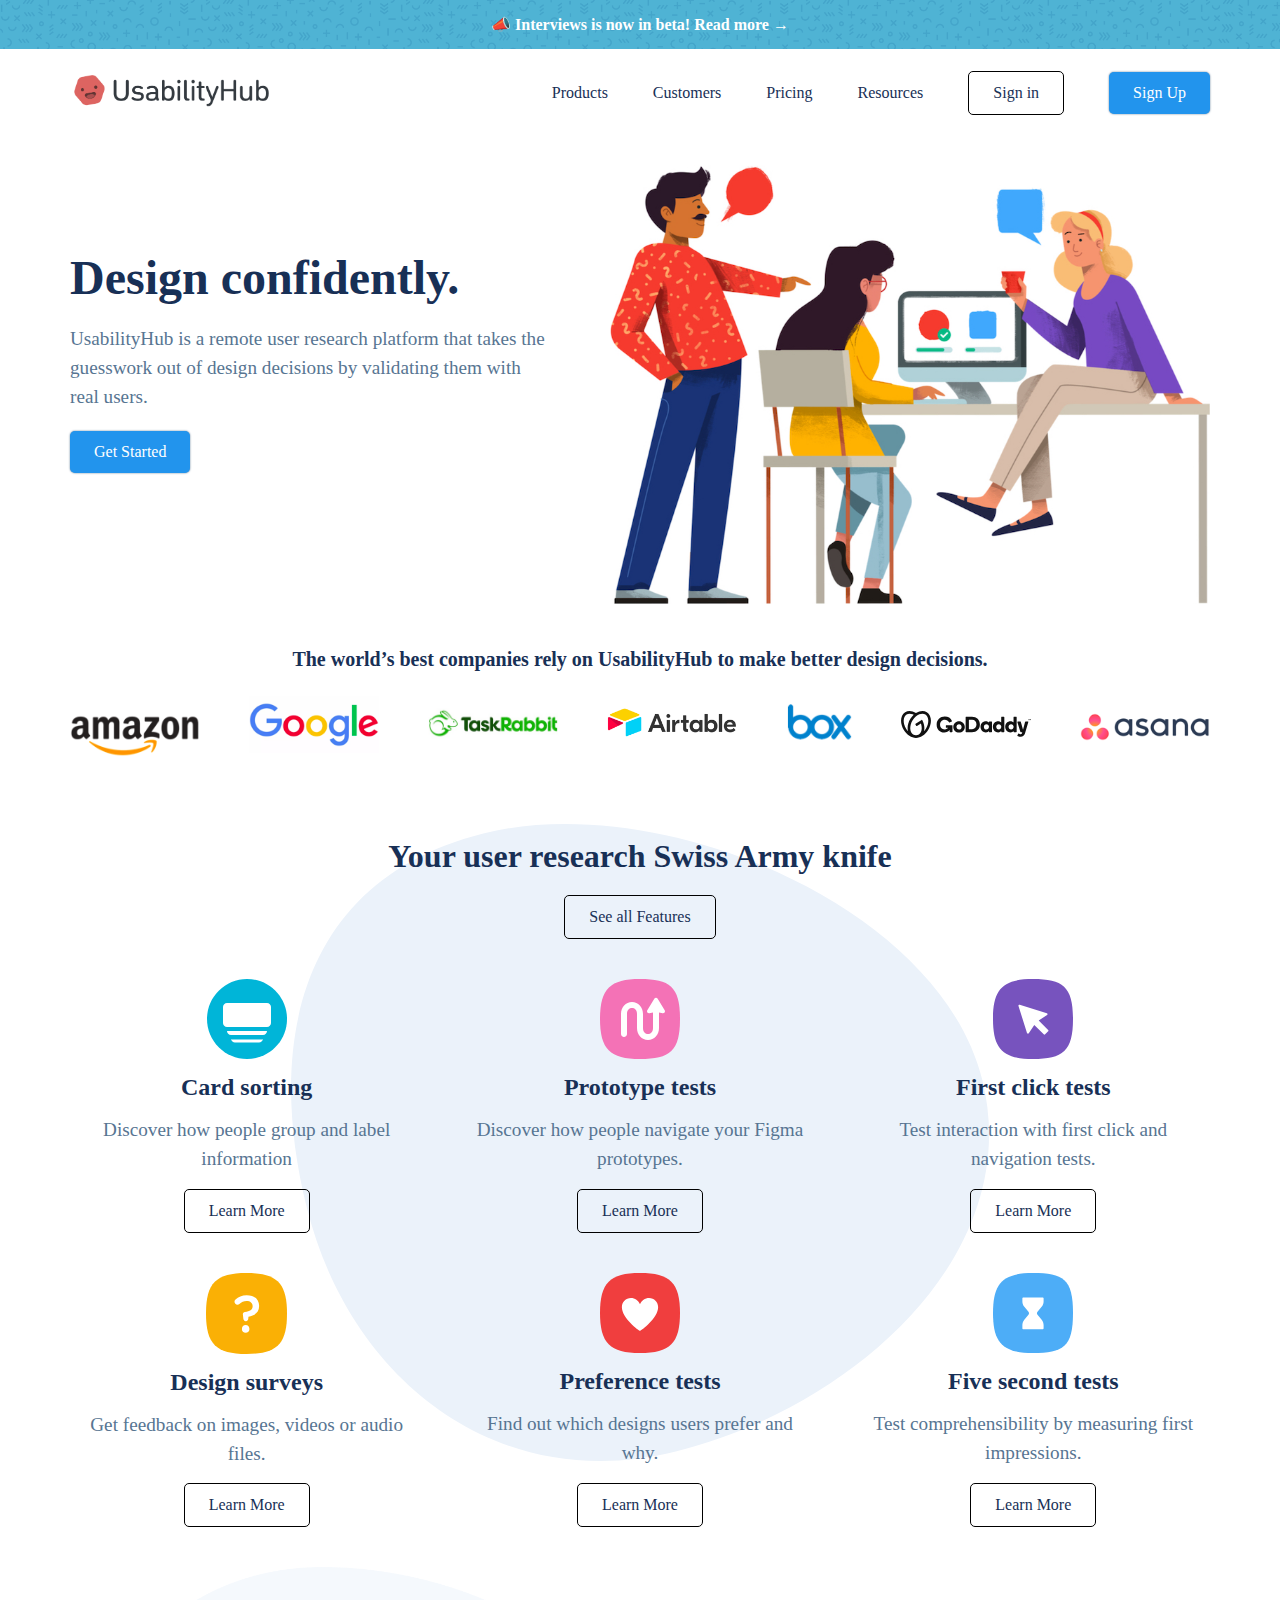
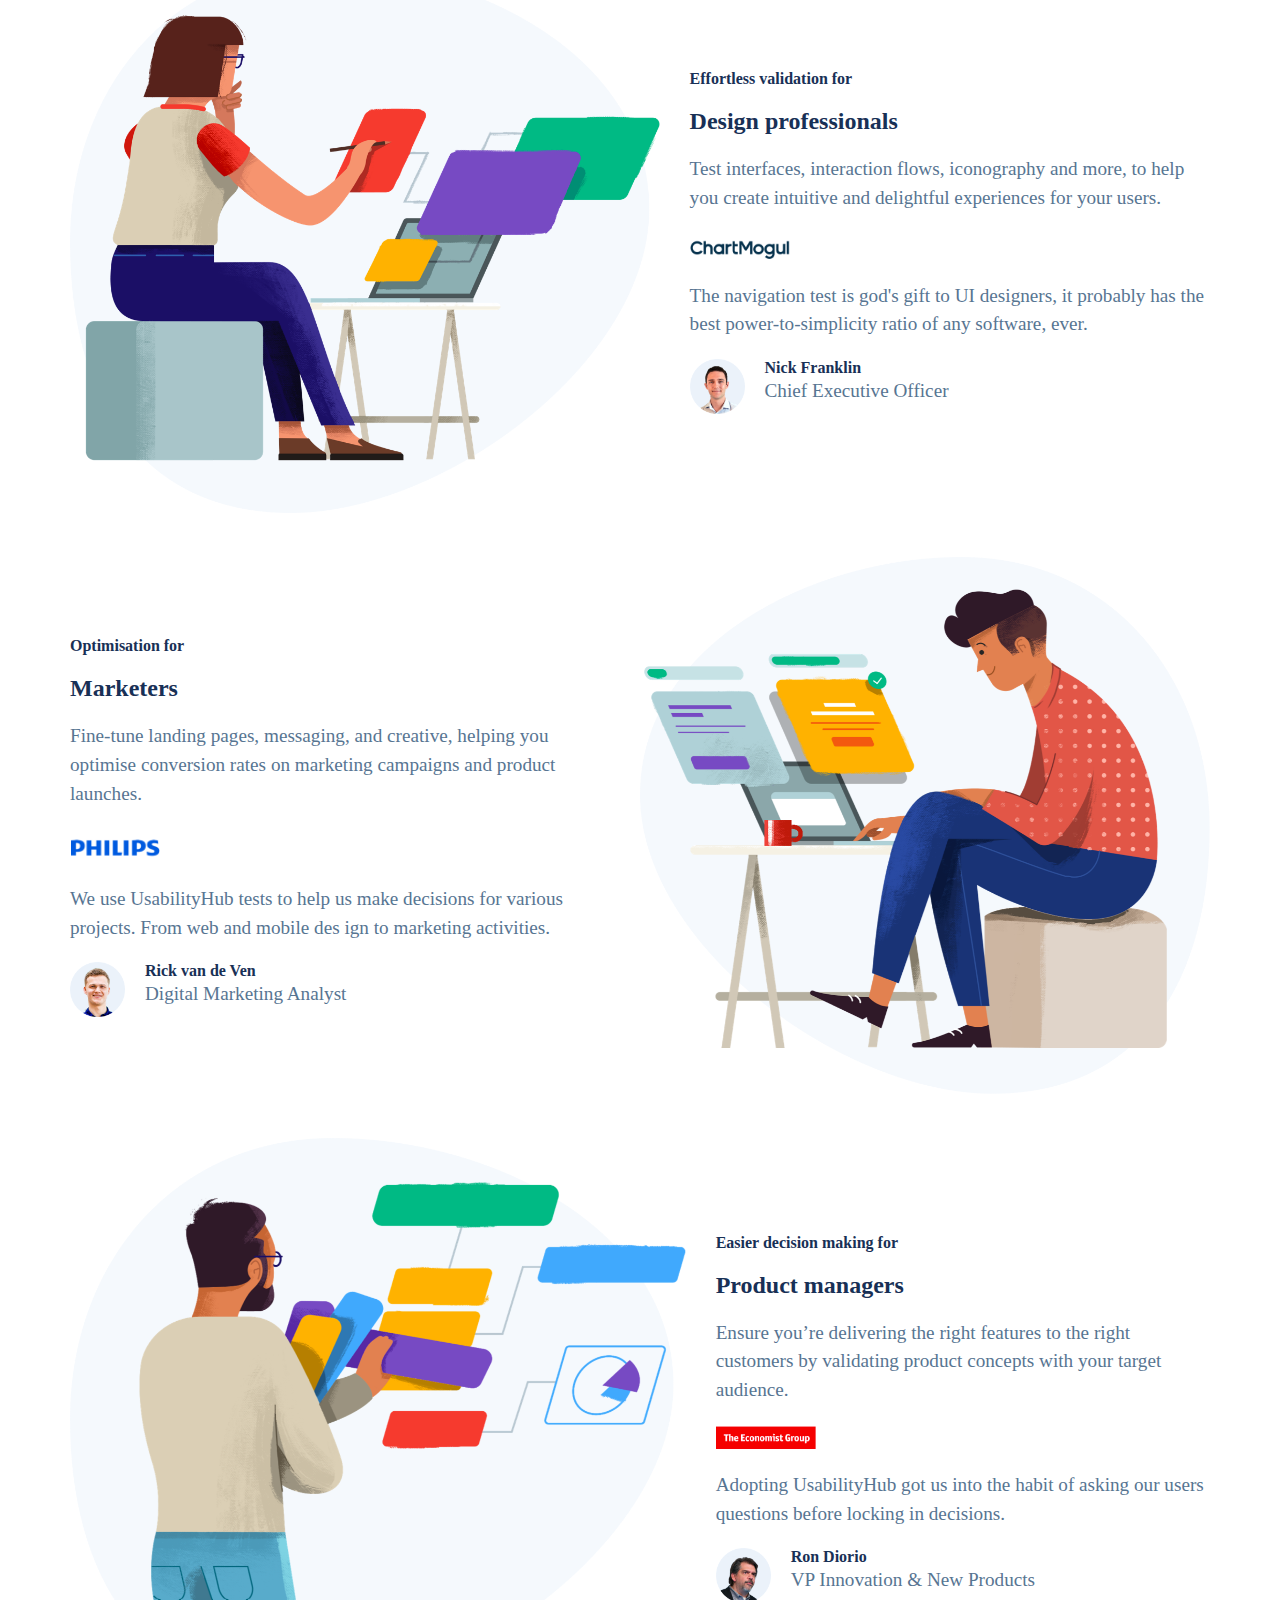
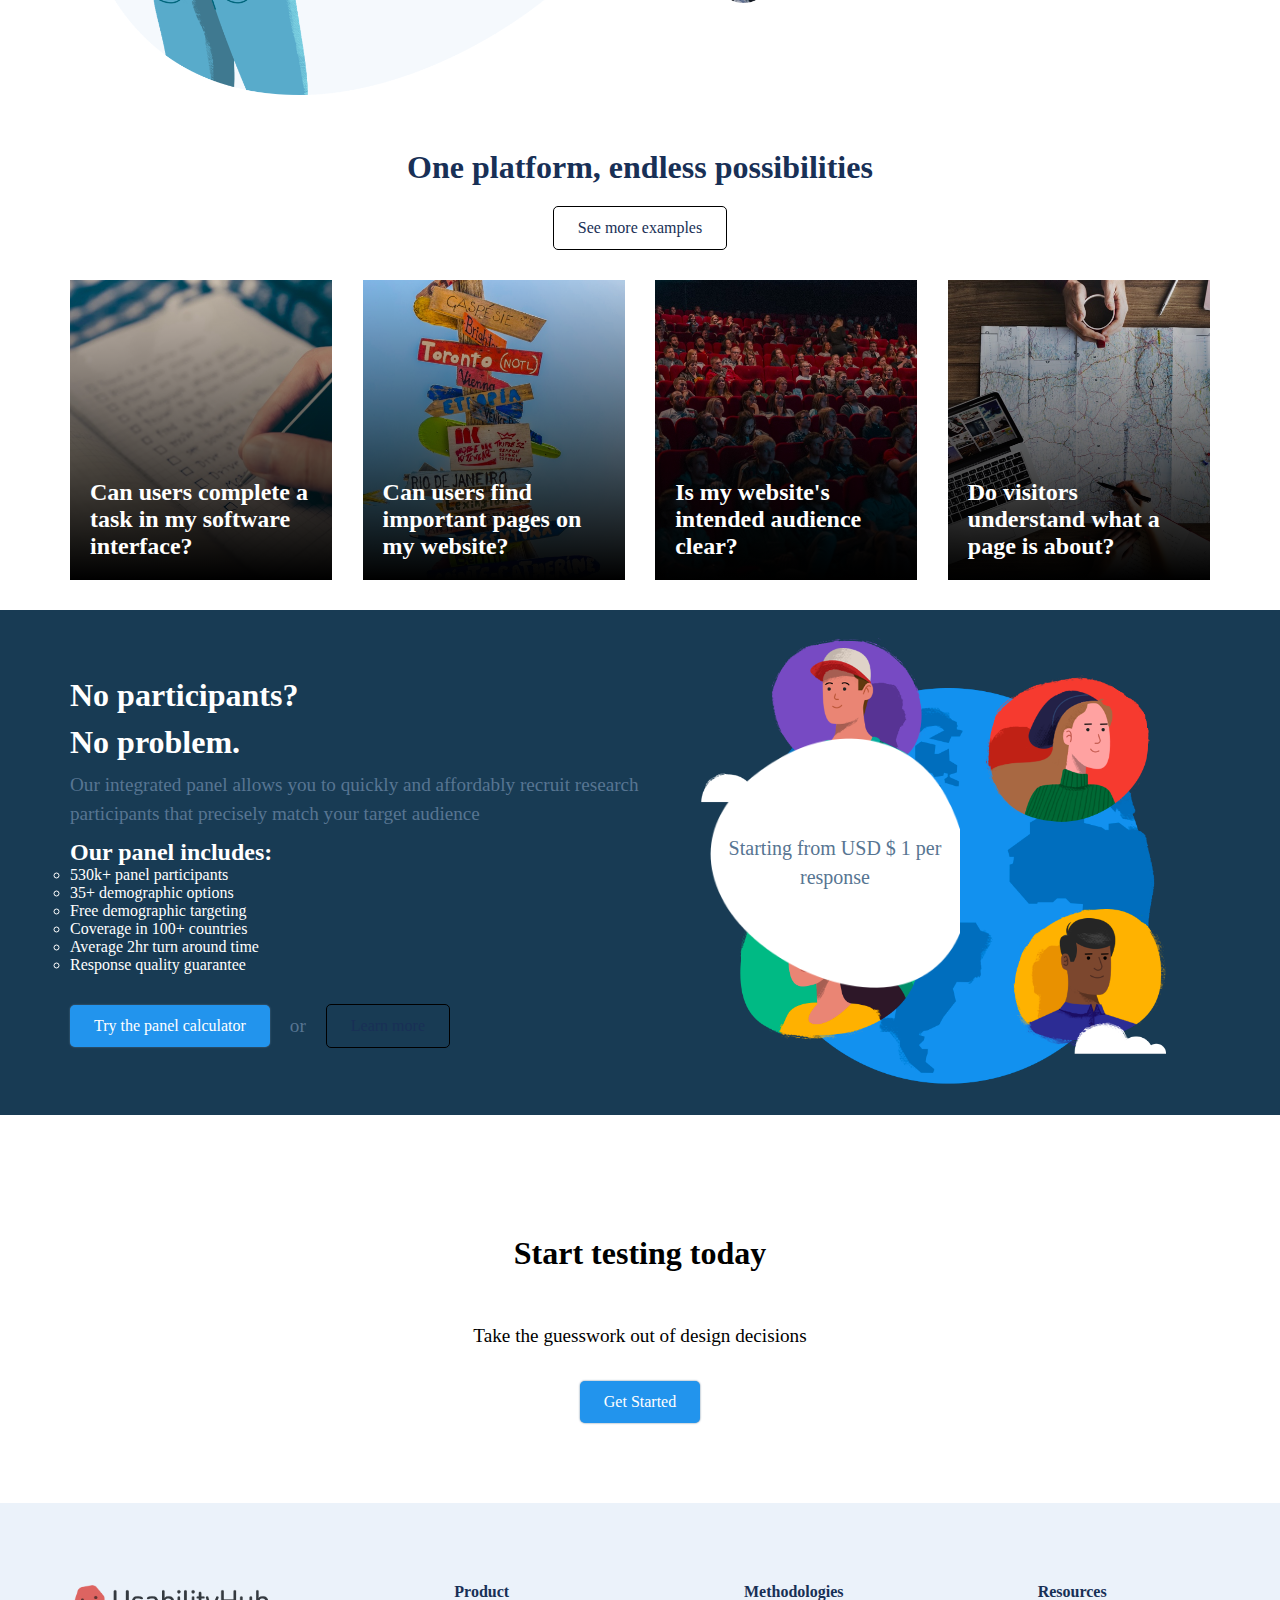
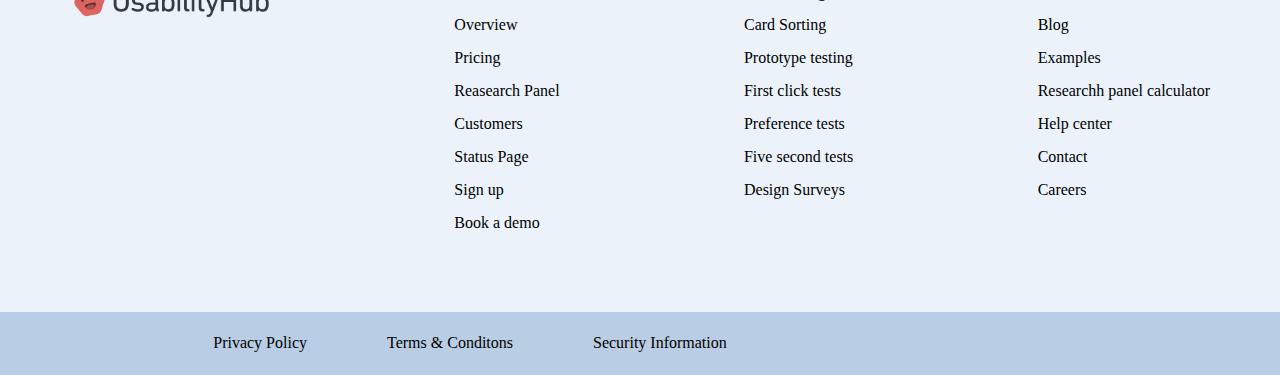
<file: index.html>
<!DOCTYPE html>
<html lang="en">

<head>
  <meta charset="UTF-8" />
  <meta name="viewport" content="width=device-width, initial-scale=1.0" />
  <title>Document</title>
  <link rel="stylesheet" href="index.css" />
  <link rel="stylesheet" href="https://cdnjs.cloudflare.com/ajax/libs/font-awesome/6.4.0/css/all.min.css"
    integrity="sha512-iecdLmaskl7CVkqkXNQ/ZH/XLlvWZOJyj7Yy7tcenmpD1ypASozpmT/E0iPtmFIB46ZmdtAc9eNBvH0H/ZpiBw=="
    crossorigin="anonymous" referrerpolicy="no-referrer" />
</head>

<body>
  <!-- Top Banner -->

  <div class="top-banner">
    <div class="container">
      <div class="small-bold-text banner-text">
        📣 Interviews is now in beta! Read more →
      </div>
    </div>
  </div>

  <!-- NavBar -->

  <nav>
    <div class="container main-nav flex">
      <a href="#" class="company-logo">
        <img src="./assets/asset 1.png" alt="" />
      </a>
      <div class="nav-links">
        <ul class="flex">
          <li><a href="#" class="nav-tab">Products</a></li>
          <li><a href="#" class="nav-tab">Customers</a></li>
          <li><a href="#" class="nav-tab">Pricing</a></li>
          <li><a href="#" class="nav-tab">Resources</a></li>
          <li><a href="#" class="nav-tab secondary-button">Sign in</a></li>
          <li><a href="#" class="nav-tab primary-button">Sign Up</a></li>
        </ul>
      </div>
    </div>
  </nav>

  <!-- Company Section -->
  <div class="fixed-toggle">
    <a href="#"><i class="fa-sharp fa-solid fa-message flex"></i></a>
  </div>

  <header>
    <div class="container header-section flex">
      <div class="header-left">
        <h1>Design confidently.</h1>
        <p>
          UsabilityHub is a remote user research platform that takes the
          guesswork out of design decisions by validating them with real
          users.
        </p>
        <a href="#" class="primary-button">Get Started</a>
      </div>
      <div class="header-right">
        <img src="./assets/asset 2.jpeg" alt="Hero Image" />
      </div>
    </div>
  </header>

  <section class="companies-section">
    <div class="container">
      <div class="small-bold-text companies-header">
        The world’s best companies rely on UsabilityHub to make better design
        decisions.
      </div>
      <div class="logos flex">
        <img src="./assets/asset 3.png" class="Source-logo" alt="Logo" />
        <img src="./assets/asset 4.png" class="Source-logo" alt="Logo" />
        <img src="./assets/asset 5.png" class="Source-logo" alt="Logo" />
        <img src="./assets/asset 6.png" class="Source-logo" alt="Logo" />
        <img src="./assets/asset 7.png" class="Source-logo box" alt="Logo" />
        <img src="./assets/asset 8.svg" class="Source-logo" alt="Logo" />
        <img src="./assets/asset 9.png" class="Source-logo" alt="Logo" />
      </div>
    </div>
  </section>

  <!-- Features Section -->

  <section class="features-section">
    <div class="container">
      <div class="features-header">
        <h2>Your user research Swiss Army knife</h2>
        <a class="secondary-button" href="#">See all Features
          <i class="fa-solid fa-arrow-right"></i>
        </a>
      </div>

      <div class="features-slab flex">
        <div class="features-card flex">
          <img src="./assets/asset 11.svg" alt="" />
          <h3>Card sorting</h3>
          <p>Discover how people group and label information</p>
          <a href="#" class="secondary-button">Learn More</a>
        </div>
        <div class="features-card flex">
          <img src="./assets/asset 13.svg" alt="" />
          <h3>Prototype tests</h3>
          <p>Discover how people navigate your Figma prototypes.</p>
          <a href="#" class="secondary-button">Learn More</a>
        </div>
        <div class="features-card flex">
          <img src="./assets/asset 14.svg" alt="" />
          <h3>First click tests</h3>
          <p>Test interaction with first click and navigation tests.</p>
          <a href="#" class="secondary-button">Learn More</a>
        </div>

        <div class="features-card flex">
          <img src="./assets/asset 15.svg" alt="" />
          <h3>Design surveys</h3>
          <p>Get feedback on images, videos or audio files.</p>
          <a href="#" class="secondary-button">Learn More</a>
        </div>
        <div class="features-card flex">
          <img src="./assets/asset 16.svg" alt="" />
          <h3>Preference tests</h3>
          <p>Find out which designs users prefer and why.</p>
          <a href="#" class="secondary-button">Learn More</a>
        </div>
        <div class="features-card flex">
          <img src="./assets/asset 17.svg" alt="" />
          <h3>Five second tests</h3>
          <p>Test comprehensibility by measuring first impressions.</p>
          <a href="#" class="secondary-button">Learn More</a>
        </div>
      </div>
    </div>
  </section>

  <!-- Big Features Section -->

  <section class="big-features-section">
    <div class="container flex big-feature-container">
      <div class="feature-img">
        <img src="./assets/asset 18.png" alt="" />
      </div>
      <div class="feature-description flex">
        <h4>Effortless validation for</h4>
        <h3>Design professionals</h3>
        <p>
          Test interfaces, interaction flows, iconography and more, to help
          you create intuitive and delightful experiences for your users.
        </p>
        <img src="./assets/asset 19.png" alt="" width="100px" />
        <p>
          The navigation test is god's gift to UI designers, it probably has
          the best power-to-simplicity ratio of any software, ever.
        </p>
        <div class="big-feature-subtype flex">
          <img src="./assets/asset 20.png" alt="" width="55px" />
          <div>
            <h4>Nick Franklin</h4>
            <p>Chief Executive Officer</p>
          </div>
        </div>
      </div>
    </div>
  </section>

  <!-- SubType -->

  <section class="big-features-section">
    <div class="container flex big-feature-container">
      <div class="feature-description flex">
        <h4>Optimisation for</h4>
        <h3>Marketers</h3>
        <p>
          Fine-tune landing pages, messaging, and creative, helping you
          optimise conversion rates on marketing campaigns and product
          launches.
        </p>
        <img src="./assets/asset 22.png" alt="" width="90px" />
        <p>
          We use UsabilityHub tests to help us make decisions for various
          projects. From web and mobile des ign to marketing activities.
        </p>
        <div class="big-feature-subtype flex">
          <img src="./assets/asset 23.png" alt="" width="55px" />
          <div>
            <h4>Rick van de Ven</h4>
            <p>Digital Marketing Analyst</p>
          </div>
        </div>
      </div>
      <div class="feature-img">
        <img src="./assets/asset 21.png" alt="" />
      </div>
    </div>
  </section>

  <!-- SubType -->

  <section class="big-features-section">
    <div class="container flex big-feature-container">
      <div class="feature-img">
        <img src="./assets/asset 24.png" alt="" />
      </div>

      <div class="feature-description flex">
        <h4>Easier decision making for</h4>
        <h3>Product managers</h3>
        <p>
          Ensure you’re delivering the right features to the right customers
          by validating product concepts with your target audience.
        </p>
        <img src="./assets/asset 25.png" alt="" width="100px" />
        <p>
          Adopting UsabilityHub got us into the habit of asking our users
          questions before locking in decisions.
        </p>
        <div class="big-feature-subtype flex">
          <img src="./assets/asset 26.png" alt="" width="55px" />
          <div>
            <h4>Ron Diorio</h4>
            <p>VP Innovation & New Products</p>
          </div>
        </div>
      </div>
    </div>
  </section>

  <!-- Example Section -->

  <section class="examples-section">
    <div class="container">
      <div class="example-header flex">
        <h2>One platform, endless possibilities</h2>
        <a class="secondary-button" href="#">See more examples
          <i class="fa-solid fa-arrow-right"></i>
        </a>
      </div>

      <div class="examples-area flex">
        <a href="#" class="example-slot">
          <h3 class="card-text">
            Can users complete a task in my software interface?
          </h3>
        </a>
        <a href="#" class="example-slot">
          <h3 class="card-text">
            Can users find important pages on my website?
          </h3>
        </a>
        <a href="#" class="example-slot">
          <h3 class="card-text">
            Is my website's intended audience clear?
          </h3>
        </a>
        <a href="#" class="example-slot">
          <h3 class="card-text">
            Do visitors understand what a page is about?
          </h3>
        </a>
      </div>
    </div>
  </section>

  <!-- Heo-Section -->

  <div class="hero-section">
    <div class="container flex hero-feature-section">
      <div class="left-hero">
        <div class="hero-header flex">
          <h2>No participants?</h2>
          <h2>No problem.</h2>
          <p>
            Our integrated panel allows you to quickly and affordably recruit
            research participants that precisely match your target audience
          </p>
        </div>

        <div class="hero-panel flex">
          <h3>Our panel includes:</h3>
          <ul>
            <li>530k+ panel participants</li>
            <li>35+ demographic options</li>
            <li>Free demographic targeting</li>
            <li>Coverage in 100+ countries</li>
            <li>Average 2hr turn around time</li>
            <li>Response quality guarantee</li>
          </ul>
        </div>
        <div class="hero-button flex">
          <a href="#" class="primary-button">Try the panel calculator</a>
          <p>or</p>
          <a href="#" class="secondary-button">Learn more</a>
        </div>
      </div>

      <div class="right-hero">
        <img src="./assets/asset 40.png" alt="" />
      </div>

      <div class="inner-img flex">
        <p>Starting from USD $ 1 per response</p>
      </div>
    </div>
  </div>

  <!-- CTA Section -->

  <section class="cta-section">
    <div class="container flex cta-section-container">
      <h2>Start testing today</h2>
      <p>Take the guesswork out of design decisions</p>
      <a href="#" class="primary-button">Get Started</a>
    </div>
  </section>

  <!-- Footer -->

  <footer>
    <div class="main-footer">
      <div class="container flex footer-container">
        <a href="#" class="compnay-logo"><img src="./assets/asset 1.png" alt="Logo" width="200px" /></a>
        <div class="links-footer flex">
          <h4>Product</h4>
          <a href="#" class="links">Overview</a>
          <a href="#" class="links">Pricing</a>
          <a href="#" class="links">Reasearch Panel</a>
          <a href="#" class="links">Customers</a>
          <a href="#" class="links">Status Page</a>
          <a href="#" class="links">Sign up</a>
          <a href="#" class="links">Book a demo</a>
        </div>
        <div class="links-footer flex">
          <h4>Methodologies</h4>
          <a href="#" class="links">Card Sorting</a>
          <a href="#" class="links">Prototype testing</a>
          <a href="#" class="links">First click tests</a>
          <a href="#" class="links">Preference tests</a>
          <a href="#" class="links">Five second tests</a>
          <a href="#" class="links">Design Surveys</a>
        </div>
        <div class="links-footer flex">
          <h4>Resources</h4>
          <a href="#" class="links">Blog</a>
          <a href="#" class="links">Examples</a>
          <a href="#" class="links">Researchh panel calculator</a>
          <a href="#" class="links">Help center</a>
          <a href="#" class="links">Contact</a>
          <a href="#" class="links">Careers</a>
        </div>
      </div>
    </div>
  </footer>

  <!-- Sub-Footer -->

  <div class="sub-footer">
    <div class="container flex sub-footer-container">
      <a class="sub-footer-links" href="#">Privacy Policy</a>
      <a class="sub-footer-links" href="#">Terms & Conditons</a>
      <a class="sub-footer-links" href="#">Security Information</a>
      <a class="sub-footer-links" href="#"><i class="fa-brands fa-square-facebook"></i></a>
      <a class="footer-links" href="#"><i class="fa-brands fa-twitter"></i></a>
      <a class="footer-links" href="#"><i class="fa-brands fa-linkedin"></i></a>
      <a class="footer-links" href="#"><i class="fa-brands fa-youtube"></i></a>
    </div>
  </div>
</body>

</html>
</file>
<file: index.css>
/* Recent */
* {
  margin: 0;
  padding: 0;
  box-sizing: border-box;
}

:root {
  --primary-text-color: #183056;
  --secondary-text-color: #577592;
  --accent-color: #2294ed;
  --accent-color-dark: #1d69a3;
  --padding-inline-section: 20px;
}
body {
  /* font-family: ; */
  color: var(--primary-text-color);
}

h1 {
  font-size: 3rem;
}
h2 {
  font-size: 2rem;
}
h3 {
  font-size: 1.5rem;
}

p {
  /* font-family: ; */
  font-size: 1.2rem;
  color: var(--secondary-text-color);
  line-height: 1.8rem;
}

a {
  text-decoration: none;
  display: inline-block;
}

ul {
  list-style: none;
}

.fixed-toggle {
  position: fixed;
  border-radius: 90%;
  font-size: 50px;
  right: 30px;
  bottom: 30px;
  color: #3f9ee6;
}

/* Utility Class */

.container {
  max-width: 1180px;
  margin-inline: auto;
  padding-inline: var(--padding-inline-section);
}

.flex {
  display: flex;
  align-items: center;
}

.nav-tab {
  color: var(--primary-text-color);
  transition: 0.2 ease-in-out;
}

.nav-tab:hover {
  color: var(--accent-color);
}

.primary-button {
  background-color: var(--accent-color);
  border-radius: 5px;
  font-weight: 750px;
  color: white !important;
  padding: 12px 24px;
  box-shadow: 0 0 2px var(--secondary-text-color);
}

.primary-button:hover {
  background-color: var(--accent-color-dark);
}

.secondary-button {
  border-radius: 5px;
  font-weight: 750px;
  color: var(--primary-text-color);
  padding: 12px 24px;
  border: 1px solid black;
  transition: 0.2s ease-in-out;
  box-shadow: 0 0 2px var;
}

.secondary-button:hover {
  border-color: var(--accent-color);
  color: var(--accent-color);
}
/* Top Banner */

.top-banner {
  background-color: #4fb3d4;
  background-image: url(./assets/asset\ 32.png);
  background-size: 200px;
}

.banner-text {
  color: white;
  padding: 15px 30px;
  text-align: center;
}

.small-bold-text {
  font-size: 1rem;
  font-weight: 700;
}

/* Navbar */
.main-nav {
  justify-content: space-between;
  margin-top: 22px;
}

.company-logo img {
  width: 200px;
}

.nav-links {
  flex-basis: 700px;
}

.nav-links ul {
  justify-content: end;
  gap: 45px;
}

/* Header - section */
.header {
  padding: 55px var(--padding-inline-section) 0;
}

.header-section {
  justify-content: center;
  gap: 60px;
}

.header-left {
  max-width: 40vw;
}

.header-left h1 {
  margin-bottom: 20px;
}

.header-left a {
  margin-top: 20px;
}

.header-right img {
  width: 600px;
  margin-top: 50px;
}

/* Companies Header */

.companies-header {
  margin-top: 40px;
  font-size: 1.25rem;
  text-align: center;
}

.Source-logo {
  width: 130px;
}

.logos {
  justify-content: space-between;
  padding-top: var(--padding-inline-section);
  gap: 40px;
  flex-wrap: wrap;
}

.box {
  width: 65px;
}

/* Fetures Section */

.features-section {
  padding: 80px var(--padding-inline-section) 0;
  background-image: url(./assets/asset\ 34.svg);
  background-repeat: no-repeat;
  background-position: center;
  background-size: 700px;
}

.features-header {
  text-align: center;
}

.features-header h2 {
  margin-bottom: 20px;
}

.features-card {
  flex-direction: column;
  gap: 15px;
  max-width: 30%;
  text-align: center;
}

.features-slab {
  flex-wrap: wrap;
  justify-content: space-around;
  gap: 40px;
  margin-top: 40px;
}

/* Big Features Section */

.big-features-section {
  padding: 40px var(--padding-inline-section) 0;
}

.big-feature-container {
  gap: 30px;
}

.feature-img img {
  width: 100%;
}

.feature-description {
  flex-direction: column;
  align-items: flex-start;
  gap: 20px;
}

.big-feature-subtype {
  gap: 20px;
  justify-content: center;
  align-items: flex-start;
}

/* Example Section */

.examples-section {
  padding-top: 50px;
}

.example-header {
  text-align: center;
  flex-direction: column;
  gap: 20px;
}

/* Examples Cards */

.example-slot {
  width: 23%;
  position: relative;
  min-height: 300px;
  background-color: black;
  background: linear-gradient(rgb(0, 0, 0, 0.1), rgb(0, 0, 0, 1)),
    url(./assets/asset\ 36.jpeg);
  background-repeat: no-repeat;
  background-size: cover;
  transition: 0.3s ease-in-out;
}

.example-slot:hover {
  box-shadow: 0 0 10px rgb(68, 73, 77);
}

.example-slot:nth-child(2) {
  background: linear-gradient(rgb(0, 0, 0, 0.1), rgb(0, 0, 0, 1)),
    url(./assets/asset\ 37.jpeg);
  background-repeat: no-repeat;
  background-size: cover;
}
.example-slot:nth-child(3) {
  background: linear-gradient(rgb(0, 0, 0, 0.1), rgb(0, 0, 0, 1)),
    url(./assets/asset\ 38.jpeg);
  background-repeat: no-repeat;
  background-size: cover;
}
.example-slot:nth-child(4) {
  background: linear-gradient(rgb(0, 0, 0, 0.1), rgb(0, 0, 0, 1)),
    url(./assets/asset\ 39.jpeg);
  background-repeat: no-repeat;
  background-size: cover;
}

.card-text {
  position: absolute;
  bottom: 20px;
  right: 20px;
  left: 20px;
  color: white;
}

.examples-area {
  justify-content: space-between;
  margin-block: 30px;
}
/* Hero-Section */

.hero-section {
  background-color: #183b54;
  color: white;
}

.hero-header {
  flex-direction: column;
  align-items: flex-start;
  gap: 10px;
  flex-wrap: wrap;
}

.hero-panel {
  flex-direction: column;
  flex-wrap: wrap;
  width: 50%;
  align-items: flex-start;
  padding-top: 10px;
}

.hero-panel ul li {
  flex-wrap: wrap;
  list-style: circle;
}

.hero-button {
  padding-top: 30px;
  gap: 20px;
}

.right-hero img {
  width: 100%;
}

.inner-img {
  background-image: url(./assets/asset\ 41.png);
  background-size: cover;
  background-repeat: no-repeat;
  width: 250px;
  height: 250px;
  position: absolute;
  text-align: center;
  justify-content: center;
  align-items: center;
  right: 320px;
}

.inner-img p {
  font-size: 20px;
}
/* CTA-Section */

.cta-section-container {
  flex-direction: column;
  gap: 30px;
  color: black;
}

.cta-section-container p {
  color: black;
  margin-top: 20px;
}

.cta-section {
  padding: 120px var(--padding-inline-section) 80px;
}

/* Footer */

.links-footer {
  flex-direction: column;
  align-items: flex-start;
  gap: 15px;
}

.footer-container {
  align-items: flex-start;
  justify-content: space-between;
}

.main-footer {
  background-color: #ebf2fa;
  padding-block: 80px;
}
/* Sub-Footer */
.sub-footer {
  background-color: #b9cde4;
  padding: var(--padding-inline-section);
}

.sub-footer-container {
  justify-content: center;
  gap: 80px;
}

.links-footer .links {
  color: black;
}

.sub-footer-links {
  color: black;
  gap: 50px;
}

.footer-links {
  color: black;
}

.sub-footer-links i {
  font-size: 20px;
  padding: 10px;
  color: black;
}
</file>
